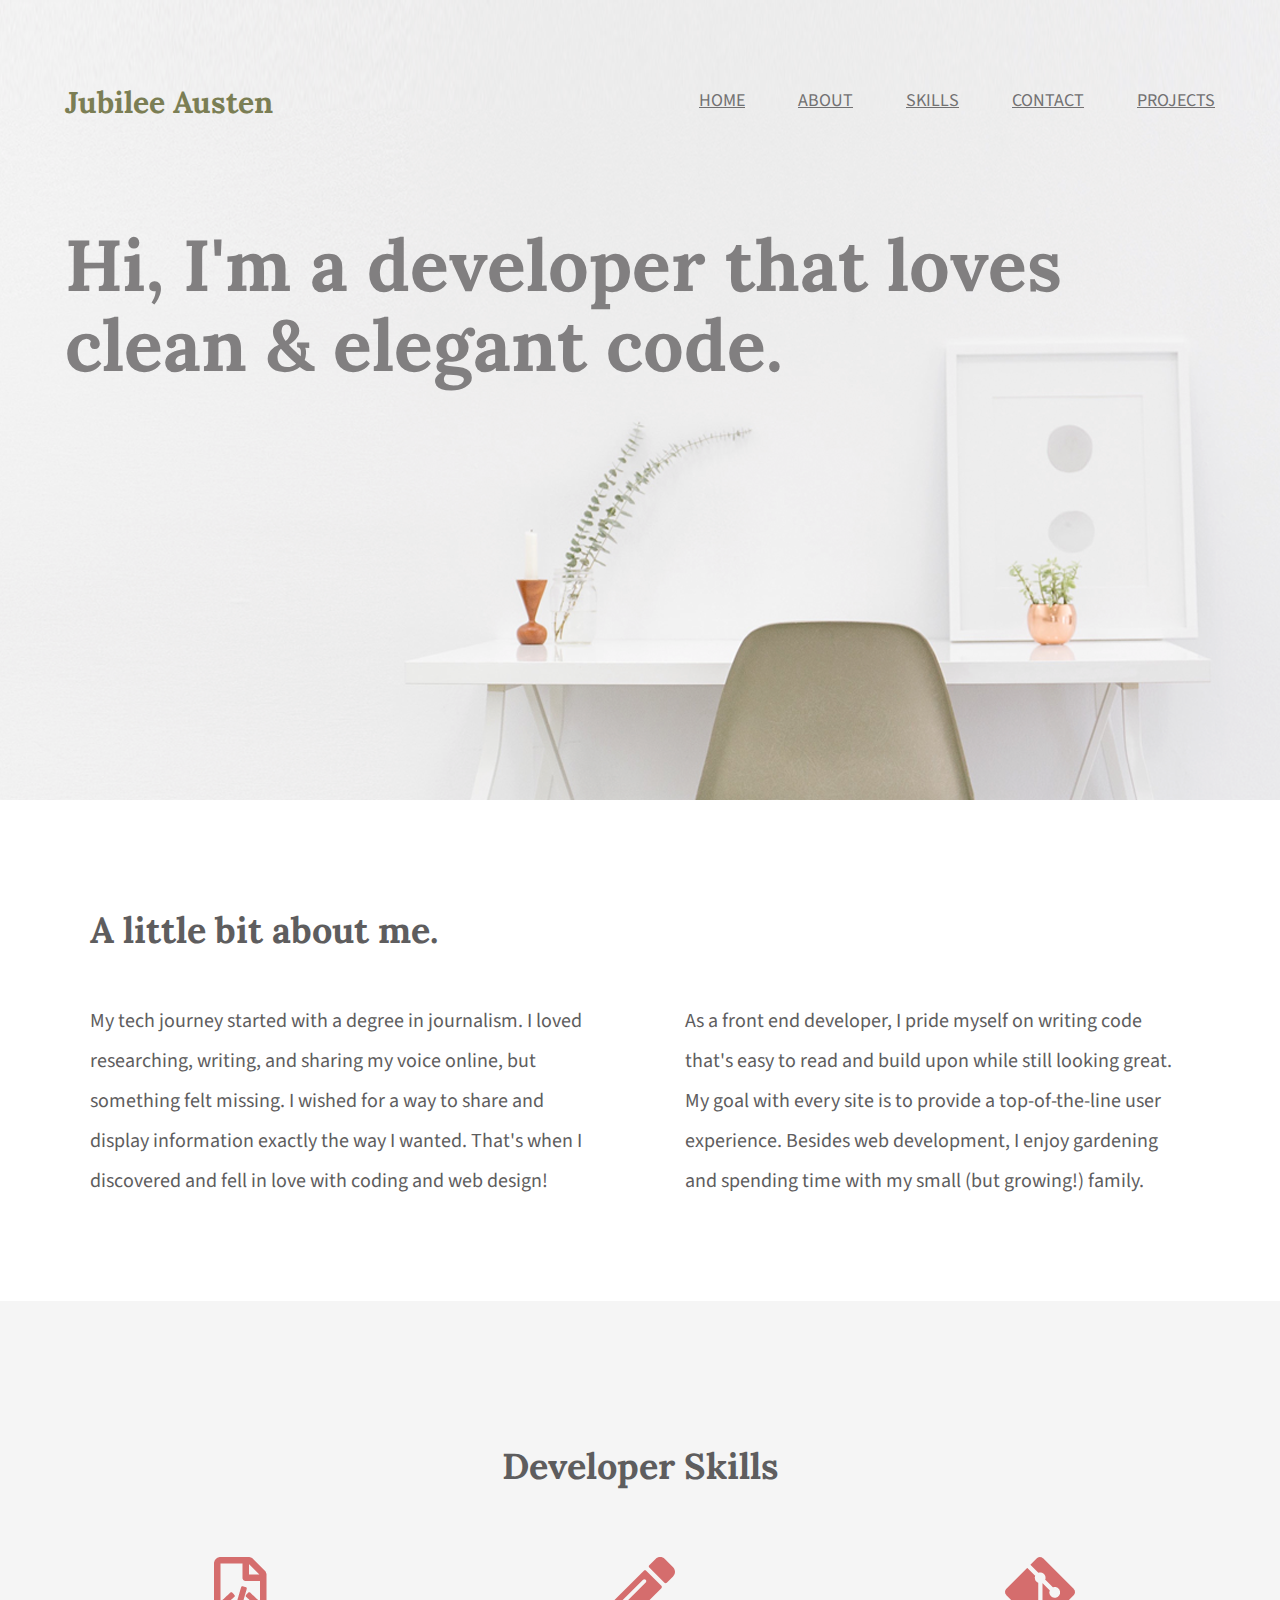
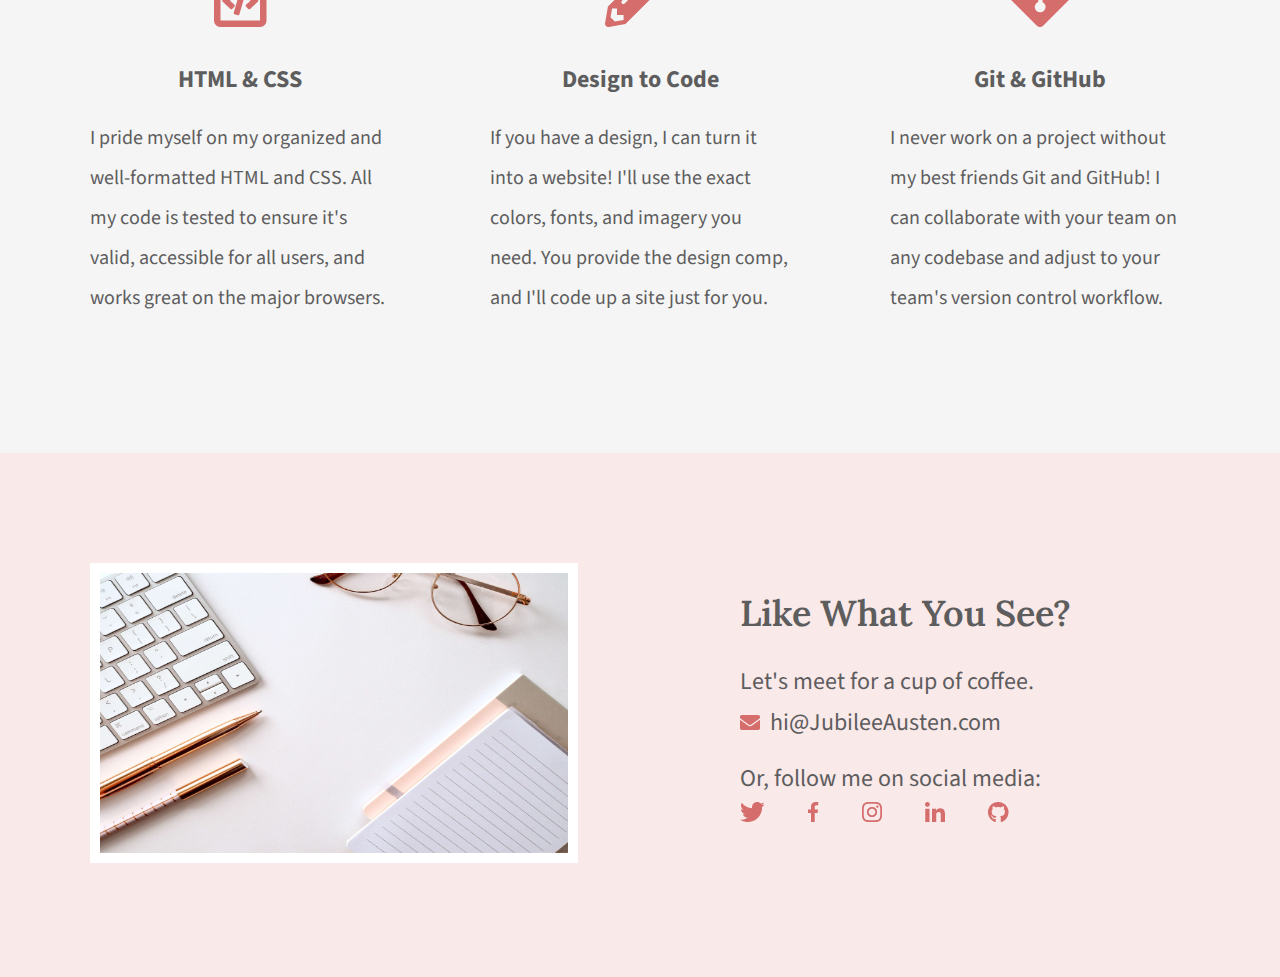
<file: index.html>
<!DOCTYPE html>
<html lang="en">

<head>
    <meta charset="UTF-8">
    <title>Jubilee Austen | Portfolio</title>
    <link rel="stylesheet" href="css/normalize.css">
    <link rel="stylesheet" href="css/main.css">
    <link rel="preconnect" href="https://fonts.googleapis.com">
    <link rel="preconnect" href="https://fonts.gstatic.com" crossorigin>
    <link
        href="https://fonts.googleapis.com/css2?family=Lora:ital,wght@0,400..700;1,400..700&family=Source+Sans+3:ital,wght@0,200..900;1,200..900&display=swap"
        rel="stylesheet">
</head>

<body>
    <header class="homepage-hero">
        <div class="content-wrapper">
            <h1>Jubilee Austen</h1>
            <nav>
                <ul>
                    <li><a href="#">home</a></li>
                    <li><a href="#about">about</a></li>
                    <li><a href="#skills">skills</a></li>
                    <li><a href="#contact">contact</a></li>
                    <li><a href="projects/index.html">projects</a></li>
                </ul>
            </nav>
            <h2>Hi, I'm a developer that loves clean & elegant code.</h2>
        </div>
    </header>

    <main>
        <section id="about">
            <div class="content-wrapper">
                <h2>A little bit about me.</h2>
                <p>My tech journey started with a degree in journalism. I loved researching,
                    writing, and sharing my voice online, but something felt missing. I wished
                    for a way to share and display information exactly the way I wanted. That's
                    when I discovered and fell in love with coding and web design!</p>
                <p>As a front end developer, I pride myself on writing code that's easy to read
                    and build upon while still looking great. My goal with every site is to provide
                    a top-of-the-line user experience. Besides web development, I enjoy
                    gardening and spending time with my small (but growing!) family.</p>
            </div>
        </section>
        <section id="skills">
            <div class="content-wrapper">
                <h2>Developer Skills</h2>
                <div class="skill-list">
                    <img src="img/html-icon.png" alt="html icon">
                    <h3>HTML & CSS</h3>
                    <p>I pride myself on my organized and well-formatted HTML and CSS. All my
                        code is tested to ensure it's valid, accessible for all users, and works great
                        on the major browsers.</p>
                </div>
                <div class="skill-list">
                    <img src="img/pencil-icon.png" alt="pencil icon">
                    <h3>Design to Code</h3>
                    <p>If you have a design, I can turn it into a website! I'll use the exact colors,
                        fonts, and imagery you need. You provide the design comp, and I'll code up
                        a site just for you.</p>
                </div>
                <div class="skill-list">
                    <img src="img/git-icon.png" alt="git icon">
                    <h3>Git & GitHub</h3>
                    <p>I never work on a project without my best friends Git and GitHub! I can
                        collaborate with your team on any codebase and adjust to your team's
                        version control workflow.</p>
                </div>
            </div>
        </section>
    </main>

    <footer id="contact">
        <div class="content-wrapper">
            <div class="contact-image">
                <img src="img/jess-bailey-q10VITrVYUM-unsplash.png"
                    alt="work desk with a keyboard, pens, eyeglasses, and notepads" id="contact-img">
            </div>
            <div class="contact-info">
                <h2>Like What You See?</h2>
                <h3 id="email-header">Let's meet for a cup of coffee.</h3>
                <a href="mailto:hi@jubileeausten.com" id="email-link"><img src="img/envelope.png" alt="envelope icon"
                        id="envelope-icon">hi@JubileeAusten.com</a>
                <h3 id="socialmedia-header">Or, follow me on social media:</h3>
                <ul>
                    <li><a href="https://www.twitter.com/" target="_blank"><img src="img/twitter.png"
                                alt="twitter icon"></a></li>
                    <li><a href="https://www.facebook.com/" target="_blank"><img src="img/facebook.png"
                                alt="facebook icon"></a></li>
                    <li><a href="https://www.instagram.com/" target="_blank"><img src="img/instagram.png"
                                alt="instagram icon"></a></li>
                    <li><a href="https://www.linkedin.com/" target="_blank"><img src="img/linkedin.png"
                                alt="linkedin icon"></a></li>
                    <li><a href="https://www.github.com/" target="_blank"><img src="img/github.png"
                                alt="github icon"></a></li>
                </ul>
            </div>
        </div>
    </footer>
</body>

</html>
</file>
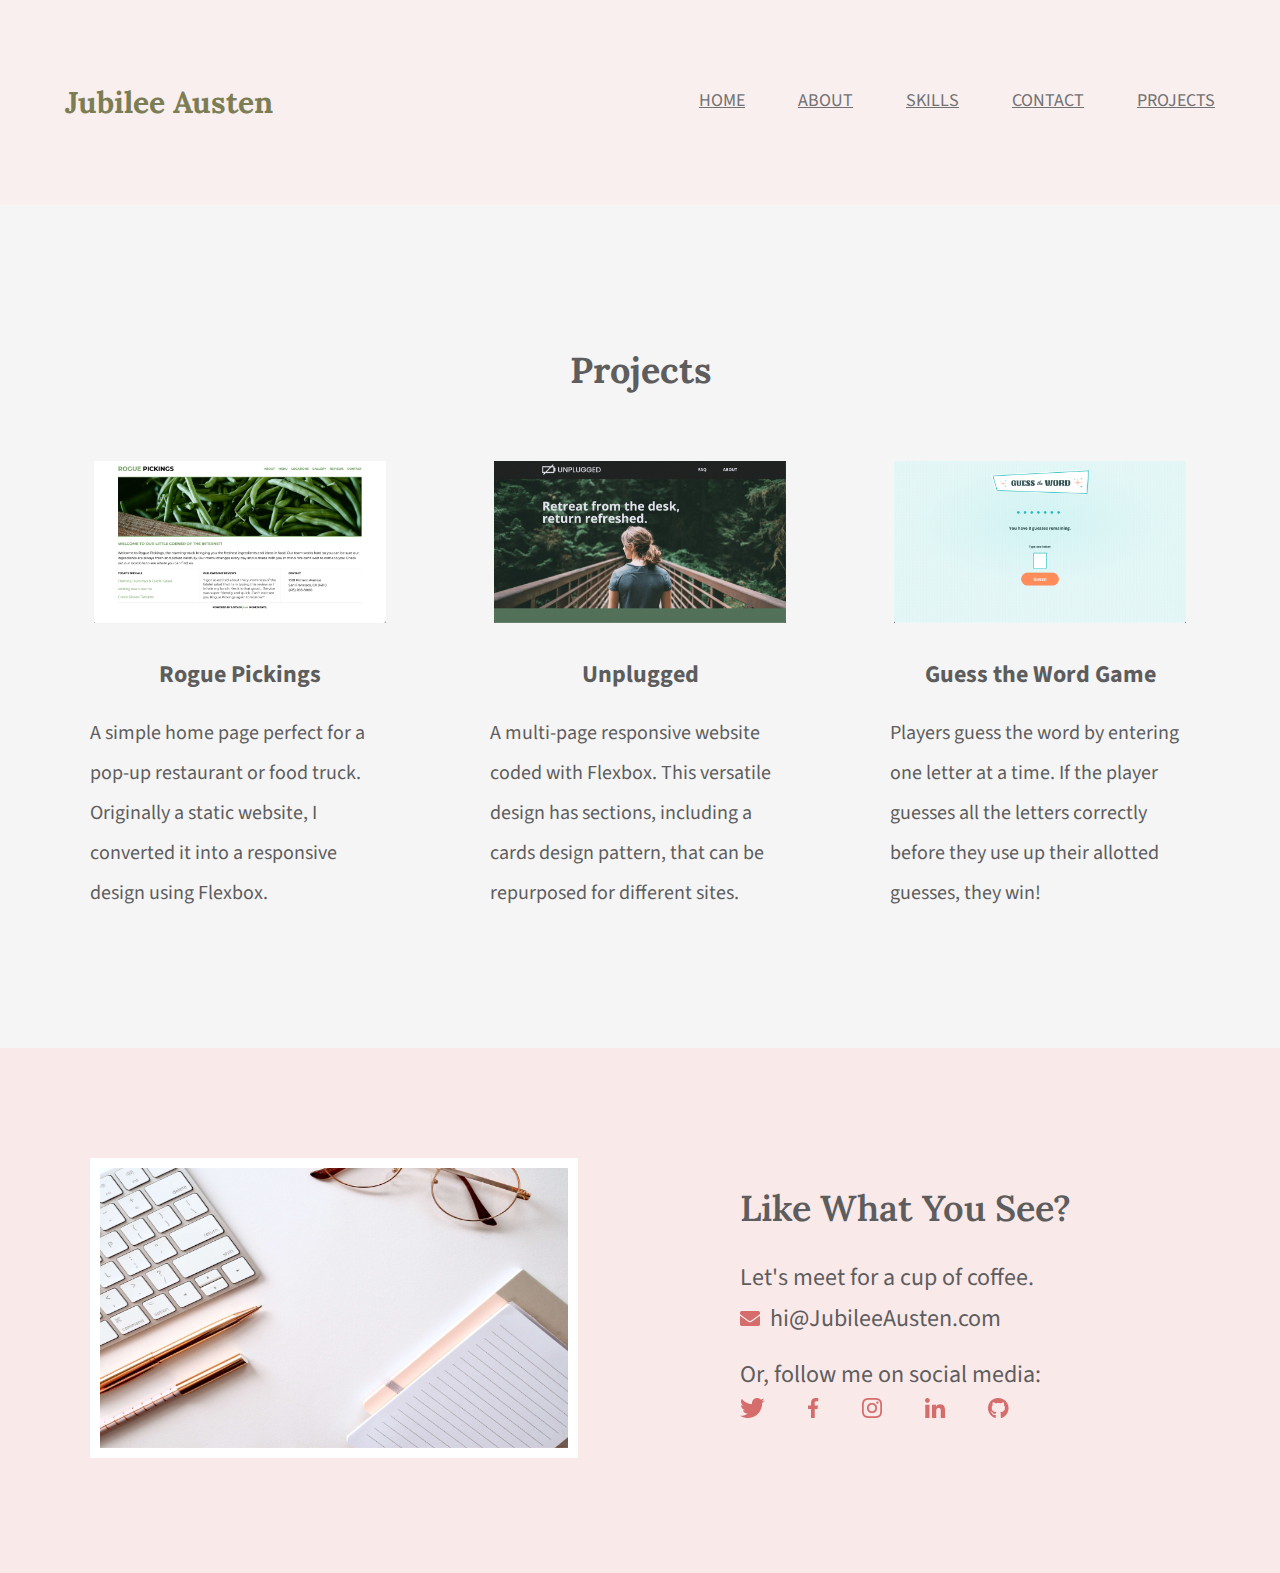
<file: projects/index.html>
<!DOCTYPE html>
<html lang="en">

<head>
    <meta charset="UTF-8">
    <title>Projects | Jubilee Austen</title>
    <link rel="stylesheet" href="../css/normalize.css">
    <link rel="stylesheet" href="../css/main.css">
    <link rel="preconnect" href="https://fonts.googleapis.com">
    <link rel="preconnect" href="https://fonts.gstatic.com" crossorigin>
    <link
        href="https://fonts.googleapis.com/css2?family=Lora:ital,wght@0,400..700;1,400..700&family=Source+Sans+3:ital,wght@0,200..900;1,200..900&display=swap"
        rel="stylesheet">
</head>

<body>
    <header class="projects-page">
        <div class="content-wrapper">
            <h1>Jubilee Austen</h1>
            <nav>
                <ul>
                    <li><a href="../index.html">home</a></li>
                    <li><a href="../index.html#about">about</a></li>
                    <li><a href="../index.html#skills">skills</a></li>
                    <li><a href="../index.html#contact">contact</a></li>
                    <li><a href="#">projects</a></li>
                </ul>
            </nav>
        </div>
    </header>

    <main>
        <section id="projects">
            <div class="content-wrapper">
                <h2>Projects</h2>
                <div class="projects-list">
                    <a href="https://skillcrush.github.io/206-rogue_pickings/" target="_blank"><img
                            src="../img/rogue-pickings.png" alt="Rogue Pickings website" class="projects-img"></a>
                    <h3>Rogue Pickings</h3>
                    <p>A simple home page perfect for a pop-up restaurant or food truck. Originally a static website, I
                        converted it into a responsive design using Flexbox.</p>
                </div>
                <div class="projects-list">
                    <a href="https://skillcrush.github.io/206-unplugged_retreat/" target="_blank"><img
                            src="../img/unplugged.png" alt="Unplugged website" class="projects-img"></a>
                    <h3>Unplugged</h3>
                    <p>A multi-page responsive website coded with Flexbox. This versatile design has sections, including
                        a cards design pattern, that can be repurposed for different sites.</p>
                </div>
                <div class="projects-list">
                    <a href="https://skillcrush.github.io/guess-the-word/" target="_blank"><img
                            src="../img/guess-the-word-game.png" alt="Guess the Word Game website"
                            class="projects-img"></a>
                    <h3>Guess the Word Game</h3>
                    <p>Players guess the word by entering one letter at a time. If the player guesses all the letters
                        correctly before they use up their allotted guesses, they win!</p>
                </div>
            </div>
        </section>
    </main>

    <footer id="contact">
        <div class="content-wrapper">
            <div class="contact-image">
                <img src="../img/jess-bailey-q10VITrVYUM-unsplash.png"
                    alt="work desk with a keyboard, pens, eyeglasses, and notepads" id="contact-img">
            </div>
            <div class="contact-info">
                <h2>Like What You See?</h2>
                <h3 id="email-header">Let's meet for a cup of coffee.</h3>
                <a href="mailto:hi@jubileeausten.com" id="email-link"><img src="../img/envelope.png" alt="envelope icon"
                        id="envelope-icon">hi@JubileeAusten.com</a>
                <h3 id="socialmedia-header">Or, follow me on social media:</h3>
                <ul>
                    <li><a href="https://www.twitter.com/" target="_blank"><img src="../img/twitter.png"
                                alt="twitter icon"></a></li>
                    <li><a href="https://www.facebook.com/" target="_blank"><img src="../img/facebook.png"
                                alt="facebook icon"></a></li>
                    <li><a href="https://www.instagram.com/" target="_blank"><img src="../img/instagram.png"
                                alt="instagram icon"></a></li>
                    <li><a href="https://www.linkedin.com/" target="_blank"><img src="../img/linkedin.png"
                                alt="linkedin icon"></a></li>
                    <li><a href="https://www.github.com/" target="_blank"><img src="../img/github.png"
                                alt="github icon"></a></li>
                </ul>
            </div>
        </div>
    </footer>
</body>

</html>
</file>
<file: css/main.css>
/****** Global Styles ******/
body {
    font-family: "Source Sans 3", sans-serif;
    color: #5e5d5e;
}

.content-wrapper {
    width: 1200px;
    margin: 0 auto;
    overflow: auto;
}



/****** Header Styles ******/
.homepage-hero {
    background: url("../img/full-background.png") no-repeat #f9efef;
    background-size: cover;
    background-position: center;
    height: 800px;
}

header h1 {
    float: left;
    width: 321px;
    font-family: "Lora", serif;
    font-size: 30px;
    color: #7b7e54;
    padding: 65px 0 65px 25px;
}

header nav {
    width: 800px;
    float: right;
    text-align: right;
    padding: 75px 25px 75px 0;
}

nav ul li {
    display: inline-block;
}

nav ul li a {
    text-transform: uppercase;
    font-size: 18px;
    color: #727172;
    padding: 0 0 0 50px;
}

header h2 {
    width: 1100px;
    clear: both;
    font-family: "Lora", serif;
    font-size: 72px;
    line-height: 80px;
    color: #817f80;
    padding: 20px 0 20px 25px;
}



/****** About Styles ******/
#about .content-wrapper {
    padding: 80px 0;
}

#about h2 {
    font-family: "Lora", serif;
    font-size: 36px;
    padding-left: 50px;
}

#about p {
    float: left;
    width: 495px;
    font-size: 20px;
    line-height: 40px;
    padding: 0 50px;
}



/****** Skill Styles ******/
#skills {
    background: #f5f5f5;
    text-align: center;
}

#skills .content-wrapper {
    padding: 115px 0;
}

#skills .skill-list {
    float: left;
    width: 300px;
    padding: 0 50px;
}

#skills h2 {
    font-family: "Lora", serif;
    font-size: 36px;
    padding-bottom: 40px;
}

#skills h3 {
    font-size: 24px;
    line-height: 36px;
    margin: 30px 0 20px 0;
}

#skills p {
    font-size: 20px;
    line-height: 40px;
    text-align: left;
}



/****** Contact Styles ******/
#contact {
    background: #f9e9e9;
}

#contact .content-wrapper {
    padding: 110px 0;
}

#contact .contact-image {
    float: left;
    width: 600px;
}

#contact #contact-img {
    width: 488px;
    height: 300px;
    border: 10px solid #ffffff;
    box-sizing: border-box;
    margin: 0 50px;
}

#contact .contact-info {
    float: left;
    width: 600px;
    padding-left: 100px;
    box-sizing: border-box;
}

#contact h2 {
    font-family: "Lora", serif;
    font-size: 36px;
    font-weight: 600;
    margin: 30px 0;
}

#contact h3 {
    font-size: 24px;
    font-weight: 400;
    line-height: 36px;
}

#contact #email-header {
    margin-bottom: 5px;
}

#contact #socialmedia-header {
    margin-top: 20px;
    margin-bottom: 5px;
}

#contact #envelope-icon {
    padding-right: 10px;
}

#contact #email-link {
    font-size: 24px;
    line-height: 36px;
    text-decoration: none;
    color: #5e5d5e;
}

footer ul {
    margin: 0;
    padding: 0;
}

footer ul li {
    display: inline-block;
}

#contact ul img {
    padding-right: 40px;
}



/****** Projects Page Styles ******/
/****** Projects Page Header Style ******/
.projects-page {
    background: #f9efef;
}

/****** Projects Page Projects Styles ******/
#projects {
    background: #f5f5f5;
    text-align: center;
}

#projects .content-wrapper {
    padding: 115px 0;
}

#projects .projects-list {
    float: left;
    width: 300px;
    padding: 0 50px;
}

#projects h2 {
    font-family: "Lora", serif;
    font-size: 36px;
    padding-bottom: 40px;
}

#projects h3 {
    font-size: 24px;
    line-height: 36px;
    margin: 30px 0 20px 0;
}

#projects p {
    font-size: 20px;
    line-height: 40px;
    text-align: left;
}

#projects .projects-img {
    width: 292px;
    height: 162px;
    box-sizing: border-box;
    margin: 0;
}
</file>
